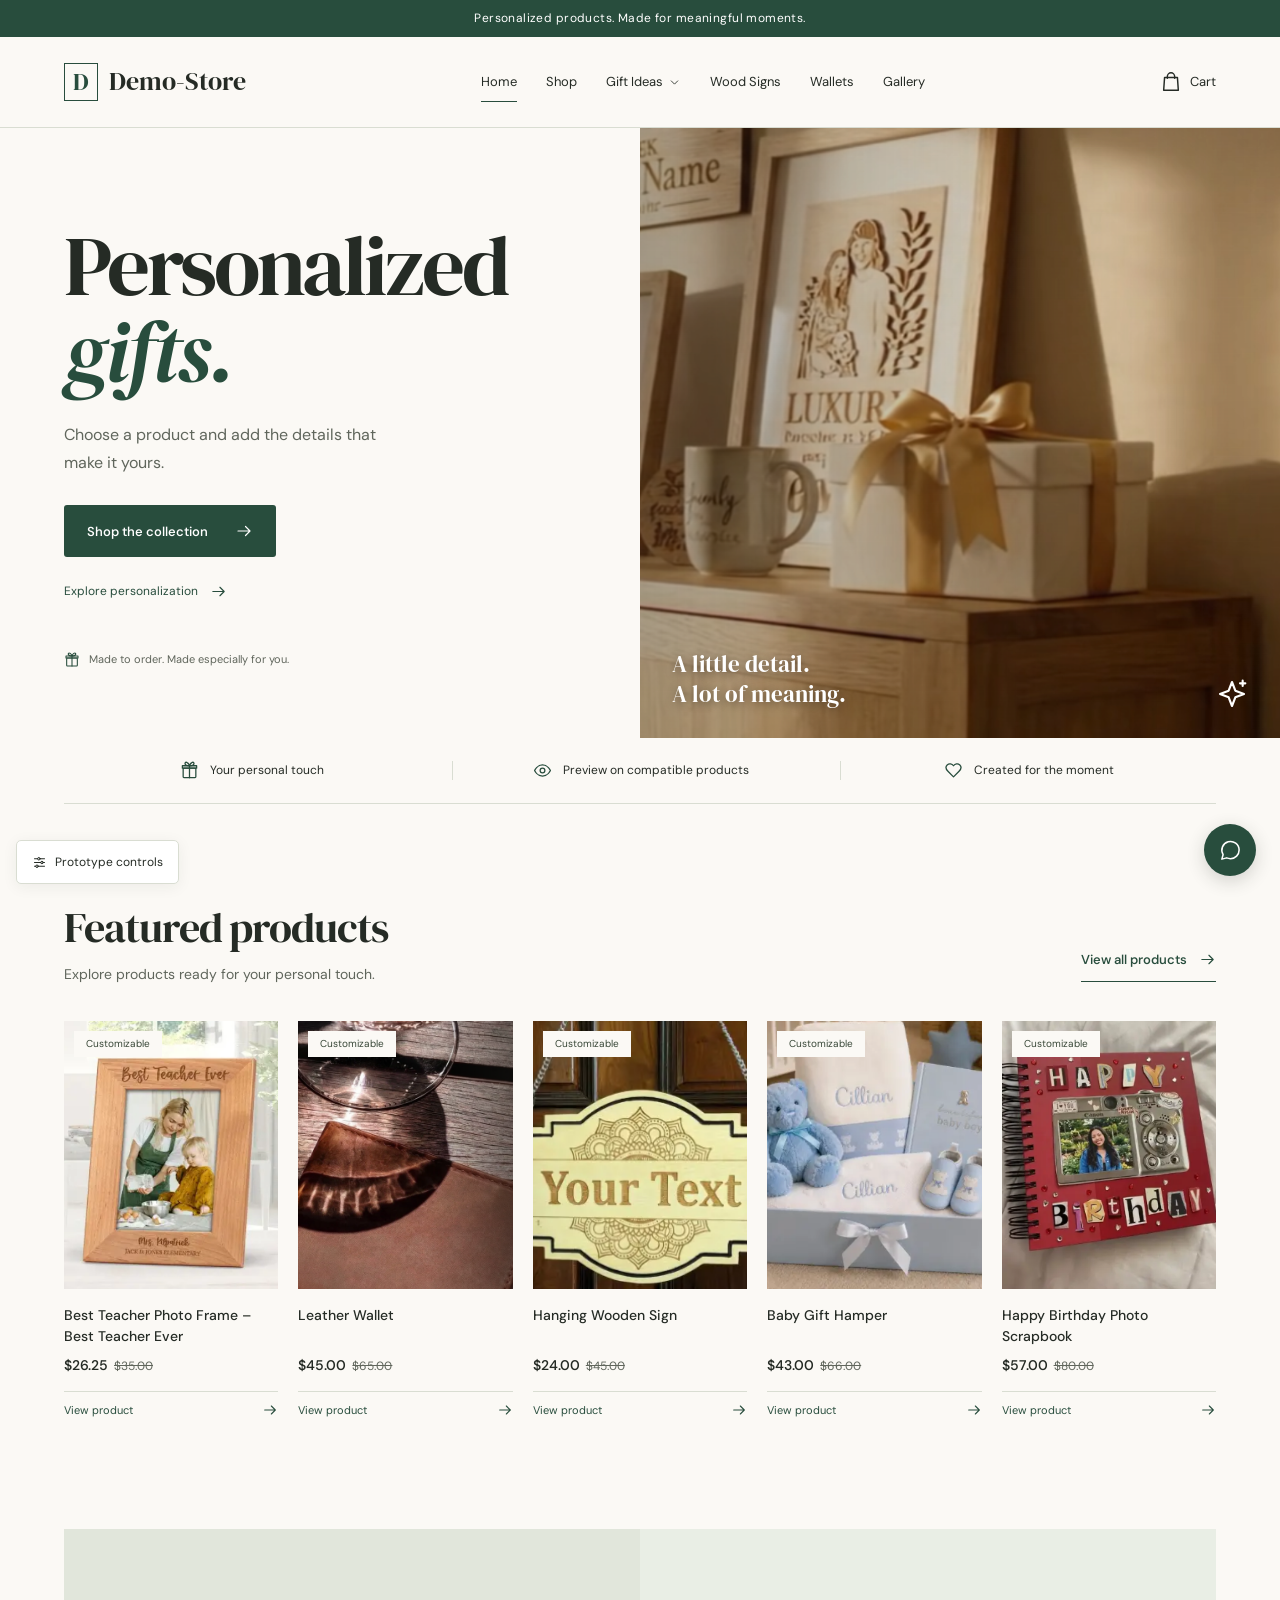
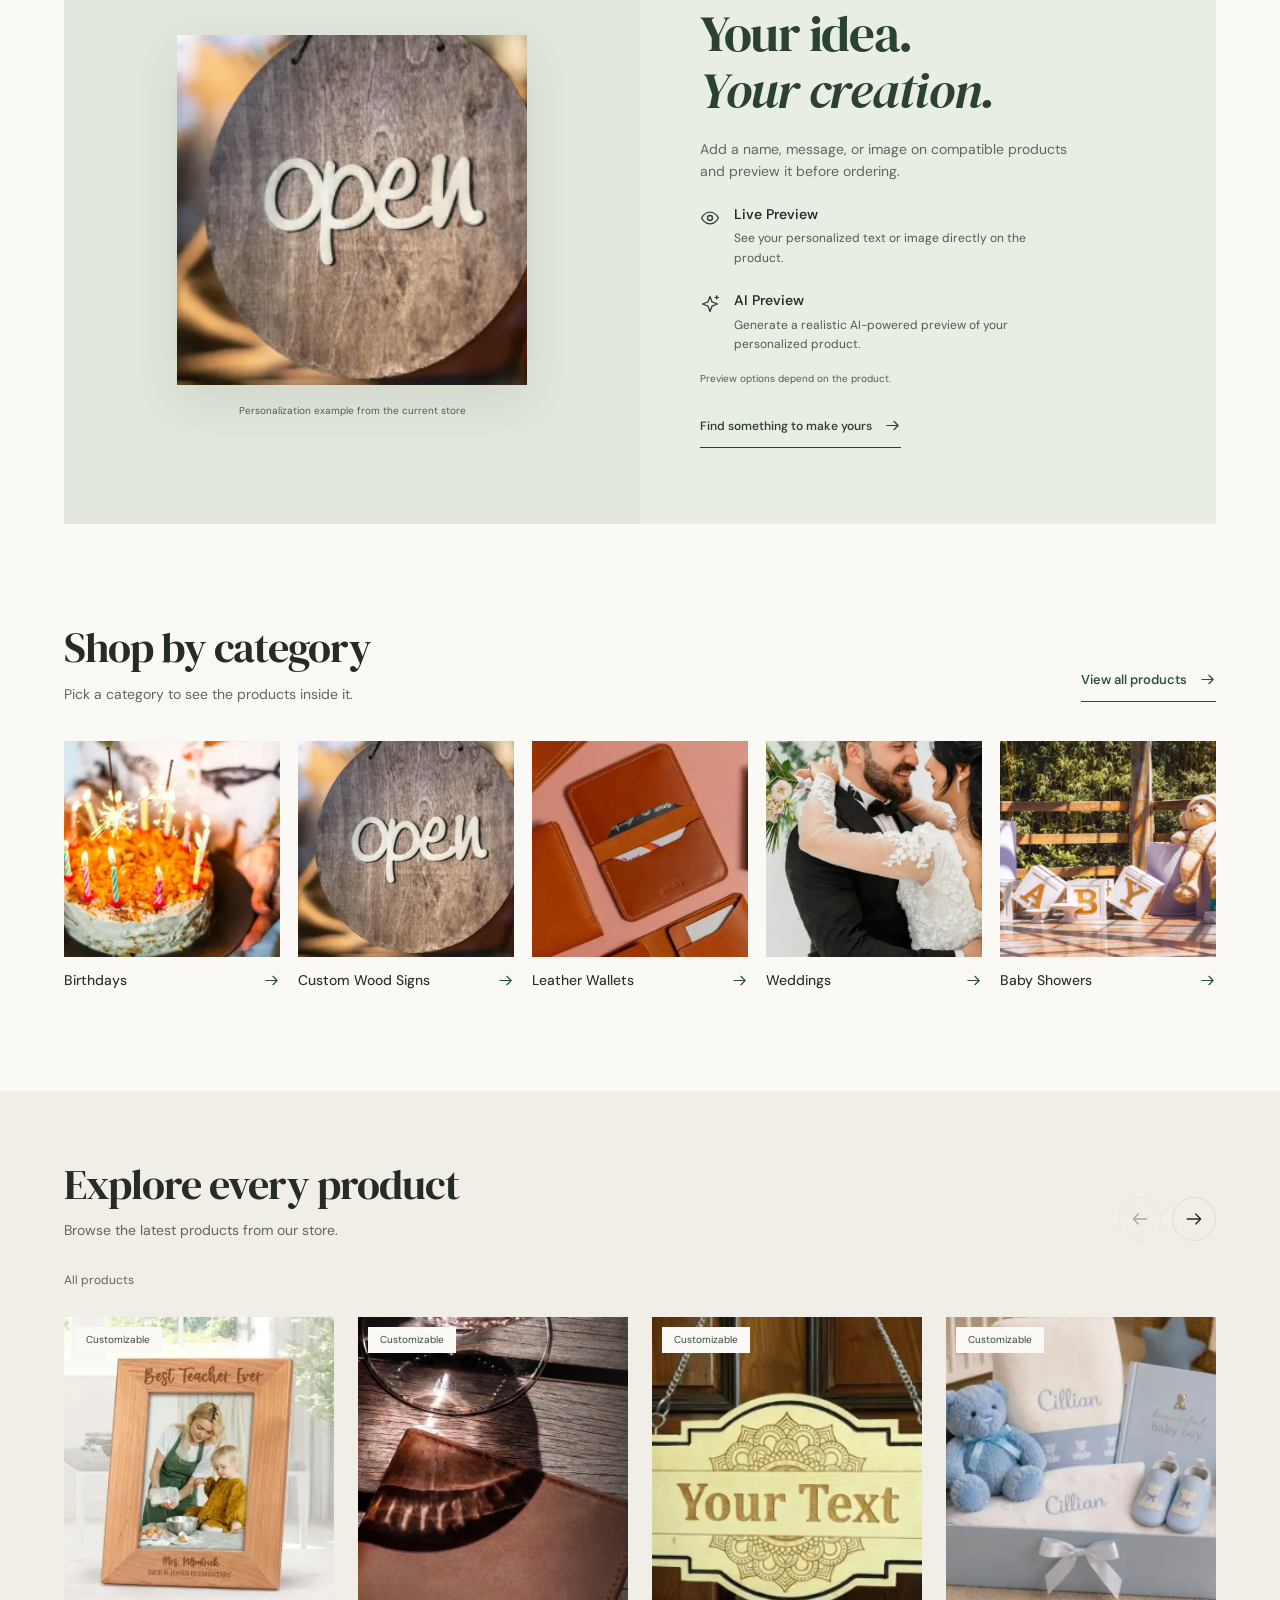
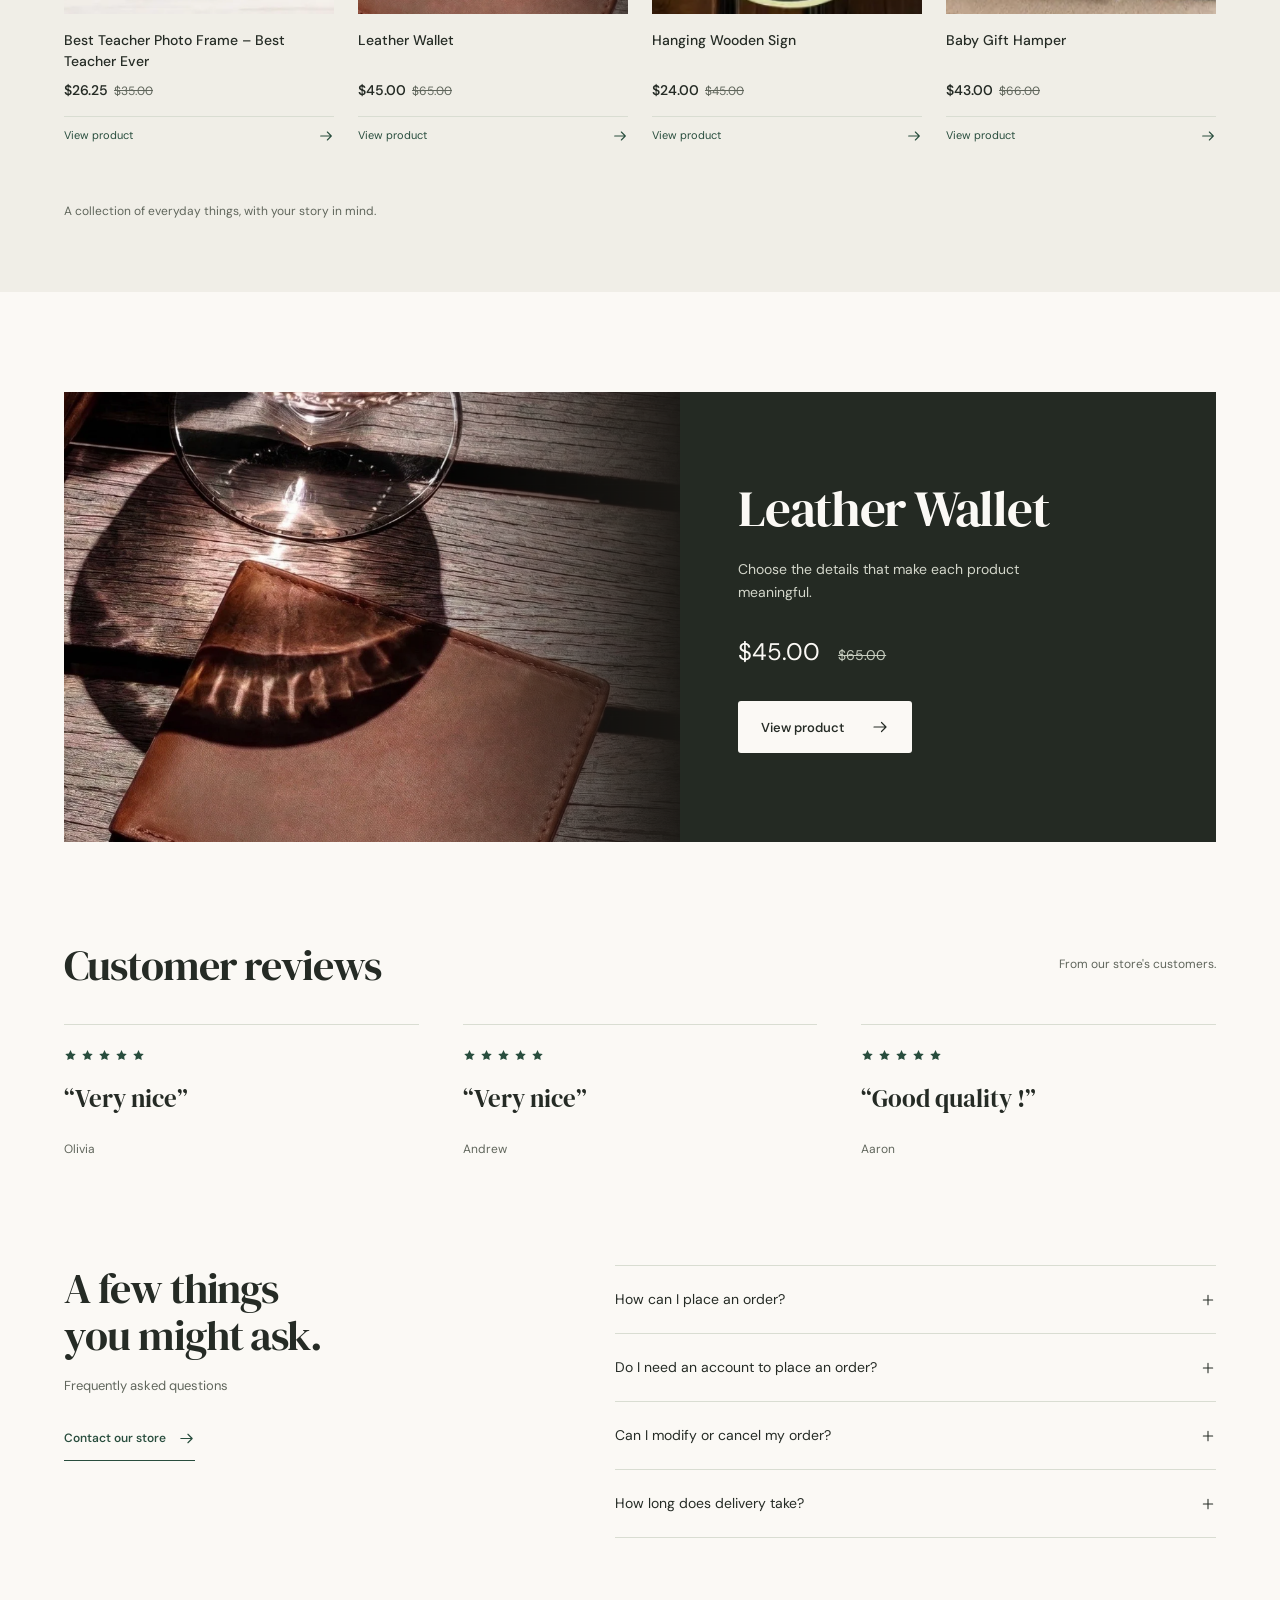
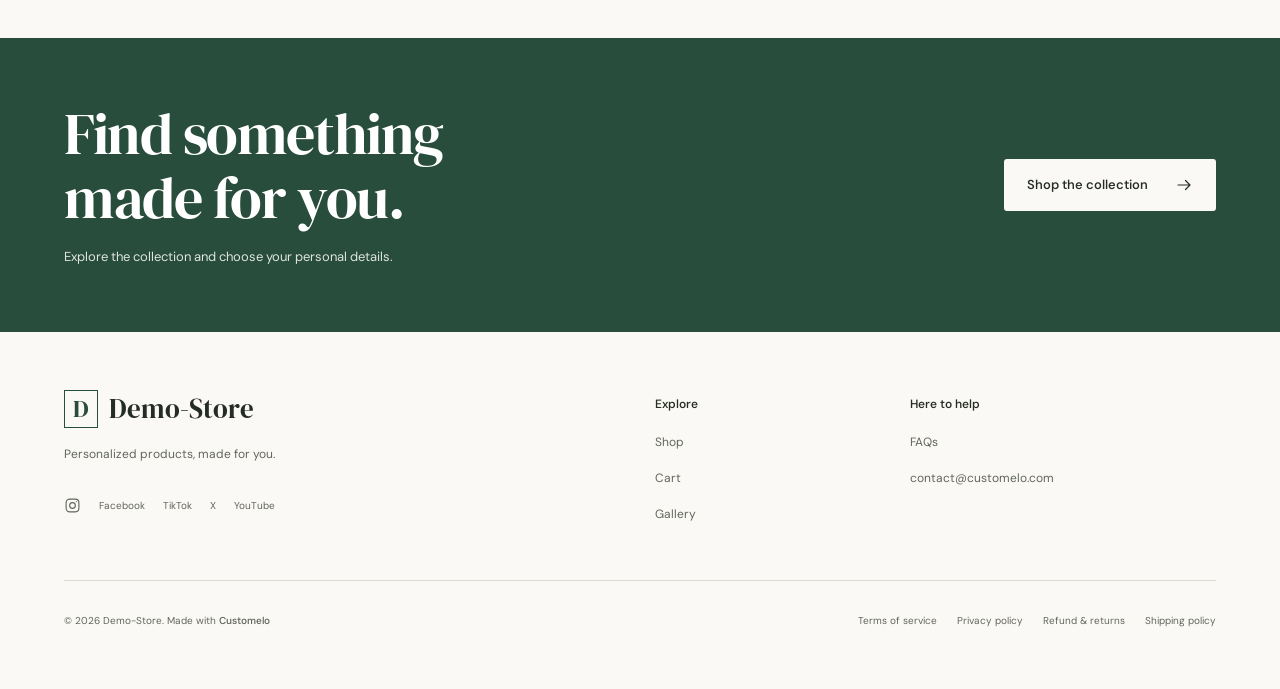
<file: prototype/index.html>
<!doctype html>
<html lang="en">
<head>
  <meta charset="utf-8">
  <meta name="viewport" content="width=device-width, initial-scale=1">
  <meta name="theme-color" content="#284d3d">
  <meta name="description" content="A standalone Customelo merchant homepage design prototype.">
  <title>Demo-Store — Personalized gifts</title>
  <link rel="icon" href="data:,">
  <link rel="preload" href="assets/display.ttf" as="font" type="font/ttf" crossorigin>
  <link rel="preload" href="assets/body.ttf" as="font" type="font/ttf" crossorigin>
  <link rel="stylesheet" href="styles.css">
  <script src="app.js" defer></script>
</head>
<body>
  <a class="skip-link" href="#main">Skip to content</a>
  <div class="announcement">Personalized products. Made for meaningful moments.</div>
  <header class="header">
    <div class="header-inner wrap">
      <a class="brand" href="#" aria-label="Demo-Store home"><span class="brand-mark" aria-hidden="true">D</span><span data-store-name>Demo-Store</span></a>
      <button class="icon-button menu-toggle" aria-controls="navigation" aria-expanded="false" aria-label="Open navigation"><i data-icon="menu"></i></button>
      <nav id="navigation" aria-label="Main navigation">
        <a class="nav-home" href="#" aria-current="page">Home</a>
        <a href="#catalog">Shop</a>
        <details class="nav-dropdown"><summary>Gift Ideas <i data-icon="chevron"></i></summary><div class="dropdown-content"><a href="#categories">Shop by occasion</a><a href="#featured">Featured products</a><a href="#personalization">Personalization</a></div></details>
        <a href="#catalog" data-category="Custom Wood Signs">Wood Signs</a>
        <a href="#catalog" data-category="Leather Wallets">Wallets</a>
        <a href="#gallery" data-page="Gallery">Gallery</a>
      </nav>
      <button class="bag-button" data-page="Cart" aria-label="Open cart"><i data-icon="bag"></i><span class="bag-label">Cart</span></button>
    </div>
  </header>
  <main id="main">
    <section class="hero" aria-labelledby="hero-title">
      <div class="hero-copy">
        <h1 id="hero-title">Personalized<br><em>gifts.</em></h1>
        <p>Choose a product and add the details that make it yours.</p>
        <a class="button primary" href="#featured">Shop the collection <i data-icon="arrow"></i></a>
        <a class="hero-secondary text-link" href="#personalization">Explore personalization <i data-icon="arrow"></i></a>
        <div class="hero-note"><i data-icon="gift"></i> Made to order. Made especially for you.</div>
      </div>
      <div class="hero-photo" role="img" aria-label="Personalized wooden frames and gifts displayed in a warm home interior">
        <div class="hero-photo-crop"></div>
        <div class="photo-caption"><span>A little detail.<br>A lot of meaning.</span><i data-icon="sparkles"></i></div>
      </div>
    </section>
    <div class="promise-strip wrap">
      <span><i data-icon="gift"></i> Your personal touch</span>
      <span><i data-icon="eye"></i> Preview on compatible products</span>
      <span><i data-icon="heart"></i> Created for the moment</span>
    </div>

    <section class="section wrap" id="featured" aria-labelledby="featured-title">
      <div class="section-heading"><div><h2 id="featured-title">Featured products</h2><p>Explore products ready for your personal touch.</p></div><a class="text-link" href="#catalog">View all products <i data-icon="arrow"></i></a></div>
      <div class="featured-grid" id="featured-products"></div>
    </section>

    <section class="personalization wrap" id="personalization" aria-labelledby="personalization-title">
      <div class="personalization-art">
        <div class="personalization-image" id="personalization-image"></div>
        <span class="image-note">Personalization example from the current store</span>
      </div>
      <div class="personalization-copy">
        <h2 id="personalization-title">Your idea.<br><em>Your creation.</em></h2>
        <p>Add a name, message, or image on compatible products and preview it before ordering.</p>
        <div class="preview-feature"><i data-icon="eye"></i><div><h3>Live Preview</h3><p>See your personalized text or image directly on the product.</p></div></div>
        <div class="preview-feature"><i data-icon="sparkles"></i><div><h3>AI Preview</h3><p>Generate a realistic AI-powered preview of your personalized product.</p></div></div>
        <p class="compatibility">Preview options depend on the product.</p>
        <a class="text-link" href="#catalog">Find something to make yours <i data-icon="arrow"></i></a>
      </div>
    </section>

    <section class="section wrap categories-section" id="categories" aria-labelledby="categories-title">
      <div class="section-heading"><div><h2 id="categories-title">Shop by category</h2><p>Pick a category to see the products inside it.</p></div><a class="text-link" href="#catalog" data-category="All products">View all products <i data-icon="arrow"></i></a></div>
      <div class="category-grid" id="category-grid"></div>
    </section>

    <section class="catalog-section" id="catalog" aria-labelledby="catalog-title">
      <div class="wrap">
        <div class="section-heading"><div><h2 id="catalog-title">Explore every product</h2><p>Browse the latest products from our store.</p></div><div class="rail-controls"><button class="icon-button" id="previous-products" aria-label="Previous products"><i data-icon="arrow-left"></i></button><button class="icon-button" id="next-products" aria-label="Next products"><i data-icon="arrow"></i></button></div></div>
        <div class="catalog-context"><span id="catalog-filter" role="status" aria-live="polite">All products</span><button id="clear-filter" class="text-link" hidden>Show all products <i data-icon="close"></i></button></div>
        <div class="product-rail" id="product-rail" tabindex="0" aria-label="Product collection. Use arrow keys or scroll to browse."></div>
        <div class="empty-catalog" id="empty-catalog" hidden><p>No sample products in this category.</p><button class="text-link" id="empty-reset">Browse all products <i data-icon="arrow"></i></button></div>
        <p class="catalog-hint">A collection of everyday things, with your story in mind.</p>
      </div>
    </section>

    <section class="wallet-feature wrap" aria-labelledby="wallet-title">
      <div class="wallet-photo" id="wallet-photo"></div>
      <div class="wallet-copy"><h2 id="wallet-title">Leather Wallet</h2><p>Choose the details that make each product meaningful.</p><div class="wallet-price">$45.00 <s>$65.00</s></div><button class="button light" data-page="Leather Wallet product page">View product <i data-icon="arrow"></i></button></div>
    </section>

    <section class="section wrap reviews" aria-labelledby="reviews-title">
      <div class="section-heading"><h2 id="reviews-title">Customer reviews</h2><p>From our store's customers.</p></div>
      <div class="reviews-grid" id="reviews-grid"></div>
    </section>

    <section class="faq-section wrap" id="faq" aria-labelledby="faq-title">
      <div class="faq-intro"><h2 id="faq-title">A few things <br>you might ask.</h2><p>Frequently asked questions</p><a class="text-link" href="mailto:contact@customelo.com">Contact our store <i data-icon="arrow"></i></a></div>
      <div class="faq-list" id="faq-list"></div>
    </section>

    <section class="final-cta"><div class="wrap final-inner"><div><h2>Find something<br>made for you.</h2><p>Explore the collection and choose your personal details.</p></div><a class="button light" href="#catalog">Shop the collection <i data-icon="arrow"></i></a></div></section>
  </main>
  <footer class="footer"><div class="wrap"><div class="footer-grid"><div><a class="brand" href="#"><span class="brand-mark" aria-hidden="true">D</span><span data-store-name>Demo-Store</span></a><p>Personalized products, made for you.</p><div class="social-links"><button data-page="Instagram" aria-label="Instagram"><i data-icon="instagram"></i></button><button data-page="Facebook">Facebook</button><button data-page="TikTok">TikTok</button><button data-page="X">X</button><button data-page="YouTube">YouTube</button></div></div><div class="footer-links"><h3>Explore</h3><a href="#catalog">Shop</a><button data-page="Cart">Cart</button><button data-page="Gallery">Gallery</button></div><div class="footer-links"><h3>Here to help</h3><a href="#faq">FAQs</a><a href="mailto:contact@customelo.com">contact@customelo.com</a></div></div><div class="footer-bottom"><p>© 2026 <span data-store-name>Demo-Store</span>. Made with <strong>Customelo</strong></p><div class="legal-links"><button data-page="Terms of service">Terms of service</button><button data-page="Privacy policy">Privacy policy</button><button data-page="Refund & return policy">Refund & returns</button><button data-page="Shipping policy">Shipping policy</button></div></div></div></footer>
  <button class="chat-button" data-page="Live chat" aria-label="Open live chat"><i data-icon="chat"></i></button>

  <details class="prototype-tools"><summary><i data-icon="sliders"></i> Prototype controls</summary><div class="tools-panel"><h2>Homepage design prototype</h2><p>Separate from Customelo. No purchases, AI generation, or production changes.</p><label for="merchant-name">Merchant name</label><input id="merchant-name" value="Demo-Store" maxlength="35" autocomplete="off"><label for="brand-color">Brand accent <span>(demonstration only)</span></label><div class="theme-options"><button class="theme-swatch forest" data-theme="#284d3d" aria-label="Use forest green" aria-pressed="true"></button><button class="theme-swatch clay" data-theme="#783f30" aria-label="Use clay" aria-pressed="false"></button><button class="theme-swatch ink" data-theme="#303e55" aria-label="Use ink blue" aria-pressed="false"></button><input type="color" id="brand-color" value="#284d3d" aria-label="Choose merchant brand color"></div><p>Catalog categories are local sample groupings. Product destinations and other pages are outside this prototype.</p><button class="button primary" id="show-original">Compare original screenshots <i data-icon="arrow"></i></button><button class="text-link" id="reset-brand">Reset merchant branding</button></div></details>

  <dialog class="destination-dialog" id="destination-dialog" aria-labelledby="destination-title"><form method="dialog"><button class="icon-button close-dialog" aria-label="Close"><i data-icon="close"></i></button></form><p class="prototype-label">Homepage prototype</p><h2 id="destination-title">Product page</h2><p id="destination-description">This destination belongs to the existing storefront. Only the homepage is included in this standalone design prototype.</p><button class="button primary" id="back-to-homepage">Continue exploring the homepage <i data-icon="arrow"></i></button></dialog>
  <dialog class="comparison-dialog" id="comparison-dialog" aria-labelledby="comparison-title"><div class="comparison-toolbar"><div><h2 id="comparison-title">Original storefront</h2><p>Your uploaded screenshots, unchanged.</p></div><form method="dialog"><button class="icon-button" aria-label="Close comparison"><i data-icon="close"></i></button></form></div><div class="comparison-body" id="comparison-body"></div></dialog>
</body>
</html>
</file>
<file: prototype/styles.css>
@font-face{font-family:'DM Serif Display';src:url('assets/display.ttf') format('truetype');font-display:swap;font-weight:400}
@font-face{font-family:'DM Serif Display';src:url('assets/display-italic.ttf') format('truetype');font-display:swap;font-weight:400;font-style:italic}
@font-face{font-family:'DM Sans';src:url('assets/body.ttf') format('truetype');font-display:swap;font-weight:100 1000}
:root{--brand:#284d3d;--brand-text:#284d3d;--brand-ink:#fff;--paper:#fbf9f5;--surface:#f0eee7;--ink:#252b25;--muted:#60665c;--line:#d9ddd2;--display:'DM Serif Display',Georgia,serif;--body:'DM Sans',sans-serif;--gutter:clamp(24px,5vw,80px);--section:100px;--ease:cubic-bezier(.16,1,.3,1);--focus:#9b5c29}
*{box-sizing:border-box}html{scroll-behavior:smooth;scroll-padding-top:110px;scrollbar-color:#9da796 var(--paper)}body{margin:0;background:var(--paper);color:var(--ink);font:16px/1.6 var(--body);-webkit-font-smoothing:antialiased}::selection{background:var(--brand);color:var(--brand-ink)}a{color:inherit;text-decoration:none;text-underline-offset:5px}button,input,summary{font:inherit}button,a,summary,input{ -webkit-tap-highlight-color:transparent}button{cursor:pointer;color:inherit}button{background:none;border:0}button:disabled{opacity:.35;cursor:default}a:focus-visible,button:focus-visible,input:focus-visible,summary:focus-visible,[tabindex]:focus-visible{outline:2px solid var(--focus);outline-offset:5px}input{caret-color:var(--brand)}button,input{accent-color:var(--brand)}[hidden]{display:none!important}svg{width:20px;height:20px;display:block;flex-shrink:0;stroke:currentColor;fill:none;stroke-width:1.6;stroke-linecap:round;stroke-linejoin:round}h1,h2,h3,p{margin:0}h1,h2{font-family:var(--display);font-weight:400;letter-spacing:-.025em;line-height:1.1;text-wrap:balance}h2{font-size:clamp(34px,3.3vw,48px)}h3{font-size:16px;line-height:1.4;font-weight:550}p{color:var(--muted)}.wrap{width:min(1440px,100% - var(--gutter)*2);margin-inline:auto}.skip-link{position:fixed;top:-100px;left:20px;padding:12px 20px;background:var(--brand);color:var(--brand-ink);z-index:100}.skip-link:focus{top:10px}.announcement{text-align:center;background:var(--brand);color:var(--brand-ink);font-size:12px;letter-spacing:.035em;padding:9px 18px}.header{position:sticky;top:0;z-index:20;background:var(--paper);border-bottom:1px solid var(--line)}.header-inner{display:flex;align-items:center;justify-content:space-between;gap:32px;height:90px}.brand{display:inline-flex;align-items:center;gap:11px;font:26px/1.15 var(--display);white-space:nowrap;max-width:34%}.brand [data-store-name]{overflow:hidden;text-overflow:ellipsis}.brand-mark{display:grid;place-items:center;border:1px solid var(--brand);color:var(--brand);width:34px;height:38px;font:24px/1 var(--display);flex-shrink:0}.header nav{display:flex;align-items:center;gap:29px;font-size:13px}.header nav>a,.nav-dropdown>summary{display:flex;align-items:center;gap:5px;min-height:44px;position:relative;cursor:pointer;list-style:none;white-space:nowrap}.header nav>a:hover,.nav-dropdown>summary:hover{color:var(--brand);text-decoration:underline}.nav-home:after{content:'';height:1px;background:var(--brand);position:absolute;bottom:2px;left:0;right:0}.nav-dropdown{position:relative}.nav-dropdown svg{width:13px;height:13px}.nav-dropdown>summary::-webkit-details-marker{display:none}.dropdown-content{position:absolute;top:calc(100% + 15px);left:-24px;min-width:210px;background:var(--paper);padding:15px 20px;box-shadow:0 12px 35px #252b2520}.dropdown-content a{display:block;padding:10px 0}.dropdown-content a:hover{text-decoration:underline}.bag-button{display:flex;align-items:center;gap:8px;min-height:44px;font-size:13px;padding:8px 0}.bag-button svg{width:22px;height:22px}.icon-button{width:44px;height:44px;display:inline-grid;place-items:center;border:1px solid var(--line);border-radius:50%;flex-shrink:0;transition:background .2s,color .2s}.icon-button:hover:not(:disabled){background:var(--brand);color:var(--brand-ink);border-color:transparent}.menu-toggle{display:none}.hero{display:grid;grid-template-columns:1fr 1fr;min-height:610px}.hero-copy{padding:70px max(var(--gutter),calc((100vw - 1440px)/2)) 44px;display:flex;align-items:flex-start;flex-direction:column;justify-content:center}.hero h1{font-size:clamp(68px,6.65vw,96px);line-height:1.01;letter-spacing:-.035em}.hero h1 em{color:var(--brand);font-weight:400}.hero-copy>p{max-width:340px;font-size:16px;margin:26px 0 28px;line-height:1.75}.button{min-height:52px;padding:14px 23px;display:inline-flex;align-items:center;justify-content:center;gap:27px;border-radius:3px;font-size:13px;font-weight:550;line-height:1.5;transition:background .2s,box-shadow .2s}.button svg{width:18px;height:18px}.primary{background:var(--brand);color:var(--brand-ink)}.primary:hover{box-shadow:inset 0 0 0 80px #0002}.light{background:var(--paper);color:var(--ink)}.light:hover{background:#e7e4db}.text-link{display:inline-flex;align-items:center;gap:12px;font-size:13px;min-height:44px;border-bottom:1px solid var(--brand);line-height:1.5;padding:4px 0;color:var(--brand);font-weight:550;width:fit-content}.text-link:hover svg{transform:translateX(4px)}.text-link svg{width:17px;height:17px;transition:transform .2s var(--ease)}.hero-secondary{margin-top:12px;font-size:12px;border-bottom:0;font-weight:400}.hero-note{display:flex;align-items:center;gap:9px;font-size:11px;color:var(--muted);margin-top:38px}.hero-note svg{width:16px;height:16px;color:var(--brand)}.hero-photo{position:relative;min-width:0;overflow:hidden;background:#b79a71}.hero-photo-crop{position:absolute;inset:0;background-image:url('assets/1.png');background-size:auto 116.087%;background-position:right bottom;background-repeat:no-repeat}.photo-caption{position:absolute;bottom:28px;left:32px;right:32px;color:#fff;display:flex;align-items:end;justify-content:space-between;text-shadow:0 2px 10px #0006;font:23px/1.3 var(--display)}.photo-caption svg{width:32px;height:32px}.promise-strip{display:grid;grid-template-columns:repeat(3,1fr);padding-block:23px;border-bottom:1px solid var(--line);gap:12px}.promise-strip span{display:flex;justify-content:center;align-items:center;gap:11px;font-size:12px}.promise-strip span+span{border-left:1px solid var(--line)}.promise-strip svg{color:var(--brand);width:19px;height:19px}.section{padding-block:var(--section)}.section-heading{display:flex;justify-content:space-between;align-items:end;gap:24px;margin-bottom:36px}.section-heading p{font-size:14px;margin-top:12px}.section-heading>.text-link{margin-bottom:3px;white-space:nowrap}.featured-grid{display:grid;grid-template-columns:repeat(5,minmax(0,1fr));gap:20px}.product-card{min-width:0;display:flex;flex-direction:column;align-items:stretch}.product-image{position:relative;overflow:hidden;background:var(--surface);aspect-ratio:4/5;display:block;isolation:isolate}.photo-crop{position:relative;overflow:hidden;width:100%;height:100%;isolation:isolate;background:var(--surface)}.photo-crop>img{position:absolute;max-width:none;display:block}.product-image .photo-crop{transition:transform .6s var(--ease)}.product-card:hover .product-image .photo-crop{transform:scale(1.035)}.personalizable{position:absolute;left:10px;top:10px;padding:4px 8px;z-index:1;background:var(--paper);color:#384737;font-size:10px;line-height:1.7}.product-card h3{font-size:14px;line-height:1.5;font-weight:500;margin:16px 0 7px;min-height:42px;overflow-wrap:anywhere}.price{font-size:14px;font-weight:550;color:var(--ink);font-variant-numeric:tabular-nums}.price s{font-size:12px;color:var(--muted);font-weight:400;margin-left:6px}.card-link{display:flex;align-items:center;justify-content:space-between;font-size:11px;margin-top:14px;padding:10px 0;border-top:1px solid var(--line);color:var(--brand)}.card-link svg{width:16px;height:16px}.personalization{display:grid;grid-template-columns:1fr 1fr;background:#e9eee5;min-height:595px}.personalization-art{position:relative;padding:42px 54px;min-width:0;display:flex;flex-direction:column;align-items:center;justify-content:center;background:#e1e6db}.personalization-image{width:100%;max-width:350px;aspect-ratio:1/1;box-shadow:0 16px 42px #2a362315;overflow:hidden}.image-note{font-size:10px;color:#505b48;margin-top:18px}.personalization-copy{padding:54px 60px;display:flex;flex-direction:column;align-items:start;justify-content:center}.personalization-copy>p{font-size:14px;margin-top:20px;max-width:37ch}.personalization h2{font-size:clamp(36px,4vw,58px);color:#2c4230}.personalization h2 em{font-weight:400}.preview-feature{display:flex;gap:14px;margin-top:22px}.preview-feature>svg{width:20px;margin-top:3px;color:#2c4230}.preview-feature h3{font-size:14px}.preview-feature p{font-size:12px;line-height:1.65;max-width:37ch;margin-top:5px;color:#505b48}.personalization-copy>p.compatibility{font-size:10px;margin-top:16px;color:#505b48}.personalization-copy>.text-link{margin-top:17px;font-size:12px;color:#2c4230;border-color:#2c4230}.category-grid{display:grid;grid-template-columns:repeat(5,minmax(0,1fr));gap:18px}.category-card{display:block;min-width:0}.category-image{aspect-ratio:1/1;overflow:hidden}.category-card h3{font-weight:450;font-size:14px;margin-top:14px;display:flex;justify-content:space-between;gap:8px;align-items:center}.category-card h3 svg{width:17px;height:17px;color:var(--brand)}.category-card:hover h3{text-decoration:underline;text-underline-offset:5px}.catalog-section{background:var(--surface);padding-block:70px}.rail-controls{display:flex;gap:10px}.catalog-context{display:flex;justify-content:space-between;align-items:center;gap:20px;min-height:30px;margin-top:-12px;margin-bottom:22px;font-size:12px;color:var(--muted)}.catalog-context .text-link{font-size:12px;min-height:30px;border:0}.product-rail{display:flex;overflow-x:auto;gap:24px;scroll-snap-type:x mandatory;scrollbar-width:thin;scrollbar-color:#9da796 transparent;padding-bottom:24px}.product-rail .product-card{flex:0 0 calc((100% - 72px)/4);scroll-snap-align:start}.product-rail .product-image{aspect-ratio:1/1.1}.product-rail .personalizable{display:none}.product-rail .product-card h3{min-height:42px;max-width:30ch}.catalog-hint{font-size:12px;margin-top:24px}.empty-catalog{padding:40px 0}.wallet-feature{display:grid;grid-template-columns:1.15fr 1fr;background:#242a23;color:var(--paper);margin-top:var(--section);min-height:450px}.wallet-photo{min-width:0;min-height:450px;overflow:hidden}.wallet-copy{padding:58px;display:flex;flex-direction:column;align-items:start;justify-content:center}.wallet-copy h2{font-size:clamp(38px,4vw,58px)}.wallet-copy p{color:#d3d6ca;font-size:14px;margin-top:22px;max-width:30ch}.wallet-price{font-size:24px;font-variant-numeric:tabular-nums;margin:30px 0}.wallet-price s{font-size:14px;color:#c5cbbe;margin-left:12px}.reviews .section-heading{align-items:center}.reviews .section-heading p{font-size:12px;margin:0}.reviews-grid{display:grid;grid-template-columns:repeat(3,1fr);gap:44px}.review{padding:24px 0 5px;border-top:1px solid var(--line)}.stars{display:flex;gap:4px;color:var(--brand)}.stars svg{width:13px;height:13px;fill:currentColor;stroke-width:0}.review blockquote{margin:20px 0;font:25px/1.3 var(--display)}.review cite{font-size:12px;color:var(--muted);font-style:normal}.faq-section{padding-top:0;padding-bottom:var(--section);display:grid;grid-template-columns:1fr 1.25fr;gap:70px}.faq-intro>p{font-size:13px;margin-top:18px}.faq-intro>.text-link{margin-top:20px;font-size:12px}.faq-list details{border-bottom:1px solid var(--line)}.faq-list details:first-child{border-top:1px solid var(--line)}.faq-list summary{list-style:none;display:flex;align-items:center;justify-content:space-between;gap:20px;padding:23px 0;font-size:14px;cursor:pointer;line-height:1.5}.faq-list summary::-webkit-details-marker{display:none}.faq-list summary svg{width:16px;height:16px;transition:transform .2s}.faq-list details[open] summary svg{transform:rotate(45deg)}.faq-list details p{font-size:13px;line-height:1.9;padding:0 35px 24px 0;max-width:65ch}.final-cta{background:var(--brand);color:var(--brand-ink);padding-block:64px}.final-inner{display:flex;align-items:center;justify-content:space-between;gap:40px}.final-inner h2{font-size:clamp(40px,4.5vw,64px)}.final-inner p{color:inherit;opacity:.85;font-size:13px;margin-top:18px}.final-inner .button{flex-shrink:0}.footer{padding-top:58px;background:var(--paper)}.footer-grid{display:grid;grid-template-columns:1.8fr .7fr 1fr;gap:40px;padding-bottom:48px}.footer .brand{max-width:100%;font-size:27px}.footer-grid p{font-size:12px;margin-top:17px}.social-links{display:flex;align-items:center;gap:18px;flex-wrap:wrap;margin-top:20px}.social-links button{font-size:10px;min-height:44px;padding:0;color:var(--muted)}.social-links button:hover{color:var(--brand);text-decoration:underline}.social-links svg{width:17px;height:17px}.footer-links{display:flex;align-items:start;flex-direction:column}.footer-links h3{font-size:12px;margin:6px 0 12px}.footer-links>a,.footer-links>button{font-size:12px;color:var(--muted);padding:0;min-height:36px;display:flex;align-items:center;text-align:left;overflow-wrap:anywhere}.footer-links a:hover,.footer-links button:hover{text-decoration:underline}.footer-bottom{display:flex;justify-content:space-between;align-items:center;gap:24px;border-top:1px solid var(--line);padding-block:22px;font-size:10px;padding-bottom:50px}.footer-bottom strong{font-weight:550}.legal-links{display:flex;gap:20px;flex-wrap:wrap}.legal-links button{font-size:10px;padding:6px 0;min-height:36px;color:var(--muted)}.legal-links button:hover{text-decoration:underline}.chat-button{position:fixed;bottom:24px;right:24px;display:grid;place-items:center;z-index:22;width:52px;height:52px;border-radius:50%;background:var(--brand);color:var(--brand-ink);box-shadow:0 5px 18px #252b2530}.chat-button svg{width:23px;height:23px}.prototype-tools{position:fixed;left:16px;bottom:16px;z-index:30;font:12px/1.5 var(--body);color:var(--ink)}.prototype-tools>summary{display:flex;align-items:center;gap:8px;list-style:none;cursor:pointer;background:#fff;padding:11px 15px;border:1px solid var(--line);border-radius:5px;min-height:44px;box-shadow:0 3px 15px #252b2510}.prototype-tools>summary::-webkit-details-marker{display:none}.prototype-tools>summary svg{width:15px;height:15px}.tools-panel{position:absolute;bottom:56px;left:0;background:#fff;padding:24px;width:330px;max-height:calc(100dvh - 100px);overflow:auto;box-shadow:0 10px 40px #252b2525;border-radius:8px}.tools-panel h2{font:500 16px/1.5 var(--body);letter-spacing:0}.tools-panel p{font-size:11px;margin:10px 0 15px}.tools-panel label{display:block;font-size:12px;font-weight:550;margin-top:18px}.tools-panel label span{font-weight:400;font-size:10px}.tools-panel input[type=text],#merchant-name{margin-top:7px;width:100%;background:#fbf9f5;border:1px solid #b1b6aa;border-radius:3px;padding:10px 12px;font-size:13px}.theme-options{display:flex;gap:11px;align-items:center;margin-top:9px}.theme-swatch{width:38px;height:38px;border-radius:50%;border:4px solid #fff;outline:1px solid #bbb}.theme-swatch[aria-pressed=true]{outline:2px solid var(--brand);outline-offset:2px}.forest{background:#284d3d}.clay{background:#783f30}.ink{background:#303e55}input[type=color]{width:42px;height:38px;padding:3px;background:white;border:1px solid #bbb}.tools-panel .button{font-size:11px;padding:12px 13px;gap:10px;width:100%}.tools-panel .text-link{font-size:11px;min-height:40px;border-bottom:0;margin-top:4px}dialog{border:0;padding:40px;color:var(--ink);background:var(--paper);border-radius:12px;width:min(520px,calc(100% - 36px));box-shadow:0 25px 90px #0003}dialog::backdrop{background:#172019a6}.close-dialog{position:absolute;right:16px;top:16px}.prototype-label{font-size:11px;margin-bottom:20px}.destination-dialog h2{font-size:36px;margin-right:30px}.destination-dialog>p:not(.prototype-label){font-size:14px;margin:22px 0 28px}.destination-dialog .button{font-size:12px;gap:15px}.comparison-dialog{width:min(1360px,calc(100% - 32px));max-height:92dvh;padding:0;border-radius:8px}.comparison-toolbar{display:flex;justify-content:space-between;gap:20px;padding:20px 28px;background:var(--paper);position:sticky;top:0;z-index:1;border-bottom:1px solid var(--line)}.comparison-toolbar h2{font-size:25px}.comparison-toolbar p{font-size:12px;margin-top:3px}.comparison-body{padding:20px;background:#e5e5e0;display:flex;flex-direction:column;gap:20px}.comparison-body img{width:100%;height:auto;display:block}.comparison-body figure{margin:0}.comparison-body figcaption{font-size:12px;margin-bottom:8px}.empty-catalog p{margin-bottom:10px}
@media(min-width:1700px){.hero{max-width:1700px;margin-inline:auto}.hero-copy{padding-left:100px;padding-right:80px}.hero{min-height:660px}}
@media(max-width:1150px){:root{--section:76px}.header-inner{gap:20px;height:80px}.header nav{gap:18px;font-size:12px}.brand{font-size:23px}.hero{min-height:550px}.hero-copy{padding-block:48px}.hero h1{font-size:76px}.hero-note{font-size:10px}.personalization-copy{padding:38px}.personalization-art{padding:32px}.featured-grid{gap:16px}.product-card h3{font-size:12px}.price{font-size:13px}.wallet-copy{padding:40px}.footer-bottom{align-items:start;flex-direction:column;gap:5px}.category-grid{gap:15px}.category-card h3{font-size:12px}.bag-label{display:none}}
@media(max-width:900px){:root{--gutter:28px}.header-inner{height:72px}.header .brand{max-width:calc(100% - 115px);margin-right:auto;order:1}.menu-toggle{display:inline-grid;order:0;border:0;width:32px}.bag-button{order:2}.header-inner{gap:16px}.header nav{display:none;position:absolute;left:0;right:0;top:100%;padding:20px var(--gutter) 26px;background:var(--paper);border-bottom:1px solid var(--line);box-shadow:0 15px 25px #252b2510;max-height:calc(100dvh - 100px);overflow:auto}.header nav.is-open{display:flex;flex-direction:column;align-items:stretch;gap:4px}.nav-home:after{display:none}.header nav>a,.nav-dropdown>summary{font-size:15px;padding-block:9px;min-height:44px}.dropdown-content{position:static;box-shadow:none;padding:2px 0 8px 20px}.hero{min-height:510px}.hero h1{font-size:65px}.hero-copy>p{font-size:14px;max-width:28ch}.hero-copy{padding-block:40px}.hero-copy .button{font-size:12px;padding:14px 18px;gap:20px}.hero-note{max-width:22ch;align-items:start;font-size:11px;margin-top:25px}.hero-note svg{margin-top:2px}.photo-caption{font-size:20px;left:24px;right:24px}.promise-strip span{font-size:10px;gap:8px}.promise-strip svg{width:16px;height:16px}.featured-grid{grid-template-columns:repeat(3,minmax(0,1fr));gap:28px 18px}.featured-grid .product-card:nth-child(4),.featured-grid .product-card:nth-child(5){display:none}.product-card h3{font-size:14px}.personalization{grid-template-columns:1fr 1.1fr}.personalization-art{padding:26px}.personalization-copy{padding:35px 28px}.personalization-copy>p{font-size:13px}.personalization{min-height:550px}.personalization h2{font-size:44px}.image-note{text-align:center;font-size:9px}.category-grid{grid-template-columns:repeat(5,minmax(0,1fr));gap:14px}.category-card h3{font-size:12px;align-items:start}.category-card h3 svg{width:13px;margin-top:2px}.product-rail .product-card{flex-basis:calc((100% - 40px)/3)}.product-rail{gap:20px}.wallet-feature{min-height:380px}.wallet-photo{min-height:380px}.wallet-copy{padding:30px}.wallet-copy h2{font-size:40px}.wallet-copy p{font-size:13px}.reviews-grid{gap:24px}.faq-section{gap:35px}.faq-intro h2{font-size:37px}.faq-list summary{font-size:13px}.footer-grid{grid-template-columns:1.3fr .6fr 1fr;gap:24px}.footer .brand{font-size:23px}.social-links{gap:14px}}
@media(max-width:600px){:root{--gutter:22px;--section:58px}html{scroll-padding-top:90px}.announcement{font-size:10px;padding:8px 12px;letter-spacing:.02em}.header-inner{height:66px;gap:12px}.header .brand{font-size:23px;gap:8px}.brand-mark{width:29px;height:32px;font-size:20px}.menu-toggle{width:26px}.bag-button{padding-inline:3px}.hero{grid-template-columns:1fr;min-height:0}.hero-copy{padding:36px var(--gutter) 28px;position:relative;min-height:350px}.hero h1{font-size:66px;line-height:1.02}.hero h1 br{display:none}.hero h1 em{display:block}.hero-copy>p{font-size:14px;max-width:31ch;margin:16px 0 20px}.hero-copy>.button{min-height:48px;font-size:12px;padding:12px 20px;gap:30px}.hero-secondary{margin-top:3px;min-height:37px;font-size:11px}.hero-note{font-size:10px;max-width:none;margin-top:14px;gap:7px;align-items:center}.hero-note svg{width:14px;height:14px;margin:0}.hero-photo{height:330px}.hero-photo-crop{background-position:right bottom;background-size:auto 116.087%}.photo-caption{left:22px;bottom:20px;right:22px;font-size:21px}.photo-caption svg{width:25px;height:25px}.promise-strip{grid-template-columns:1fr;gap:12px;padding-block:20px}.promise-strip span{font-size:11px;justify-content:flex-start;padding:0;gap:12px}.promise-strip span+span{border:0}.promise-strip svg{width:17px;height:17px}.section-heading{align-items:start;gap:20px;margin-bottom:26px;flex-wrap:wrap}.section-heading h2{font-size:35px}.section-heading p{font-size:12px;margin-top:9px}.section-heading>.text-link{font-size:11px;min-height:33px;margin-top:-8px;gap:10px}.featured-grid{grid-template-columns:repeat(2,minmax(0,1fr));gap:25px 14px}.featured-grid .product-card:nth-child(4){display:flex}.featured-grid .product-card:nth-child(5){display:flex;grid-column:1/-1;flex-direction:row;gap:20px;align-items:center;padding-top:4px}.featured-grid .product-card:nth-child(5)>.product-image{flex:0 0 calc((100% - 14px)/2);aspect-ratio:1/1}.featured-grid .product-card:nth-child(5)>.product-info{flex:1;min-width:0}.product-card h3{font-size:12px;min-height:36px;margin-top:12px;line-height:1.5}.price{font-size:12px}.price s{font-size:10px;margin-left:4px}.card-link{font-size:10px;margin-top:10px;padding-block:9px;min-height:38px}.card-link svg{width:14px}.personalizable{font-size:8px;left:7px;top:7px;padding:3px 6px}.personalization{grid-template-columns:1fr;width:100%}.personalization-art{padding:28px 42px 20px;order:1}.personalization-image{max-width:290px;aspect-ratio:1.1/1}.image-note{margin-top:12px;font-size:9px}.personalization-copy{padding:38px var(--gutter) 30px;order:0}.personalization h2{font-size:44px}.personalization-copy>p{font-size:13px;max-width:39ch;margin-top:16px}.preview-feature{margin-top:20px;gap:12px}.preview-feature h3{font-size:13px}.preview-feature p{font-size:12px;max-width:40ch}.personalization-copy>p.compatibility{font-size:10px;margin-top:15px}.personalization-copy>.text-link{margin-top:12px;font-size:11px}.category-grid{grid-template-columns:repeat(2,minmax(0,1fr));gap:24px 14px}.category-card h3{font-size:12px;margin-top:10px;align-items:center}.category-card:last-child{grid-column:1/-1;display:grid;grid-template-columns:1fr 1fr;gap:20px;align-items:center}.category-card:last-child h3{font:22px/1.3 var(--display);margin:0}.category-card:last-child .category-image{aspect-ratio:1.3/1}.category-card:last-child h3 svg{width:17px}.catalog-section{padding-block:44px}.catalog-section .section-heading{flex-wrap:nowrap;gap:15px}.catalog-section .section-heading h2{font-size:32px;max-width:8ch}.catalog-section .section-heading p{font-size:11px;max-width:23ch}.rail-controls{gap:6px;align-self:center}.rail-controls .icon-button{width:40px;height:44px}.catalog-context{font-size:10px;margin-top:-7px;margin-bottom:18px}.catalog-context .text-link{font-size:10px}.product-rail{gap:15px;margin-right:calc(var(--gutter)*-1);padding-right:var(--gutter);scroll-padding-right:var(--gutter)}.product-rail .product-card{flex-basis:68%}.product-rail .product-card h3{font-size:13px;min-height:39px}.product-rail .price{font-size:13px}.product-rail .card-link{font-size:11px}.catalog-hint{font-size:10px;max-width:30ch;margin-top:18px}.wallet-feature{width:100%;grid-template-columns:1fr;margin-top:var(--section)}.wallet-photo{min-height:0;height:320px}.wallet-copy{padding:34px var(--gutter) 40px}.wallet-copy h2{font-size:43px}.wallet-copy p{font-size:13px;max-width:33ch;margin-top:14px}.wallet-price{font-size:23px;margin:22px 0}.wallet-copy .button{font-size:12px;min-height:48px}.reviews .section-heading{display:block}.reviews .section-heading p{margin-top:12px;font-size:12px}.reviews-grid{grid-template-columns:1fr;gap:24px}.review{display:grid;grid-template-columns:1fr auto;align-items:center;padding:20px 0 0}.review .stars{grid-row:2;grid-column:2}.review blockquote{margin:0 0 14px;font-size:27px;grid-column:1/-1}.review cite{grid-row:2;grid-column:1;font-size:12px}.stars svg{width:12px;height:12px}.faq-section{grid-template-columns:1fr;gap:28px}.faq-intro h2{font-size:38px}.faq-intro h2 br{display:none}.faq-intro>p{font-size:12px;margin-top:12px}.faq-intro>.text-link{margin-top:10px;font-size:11px}.faq-list summary{font-size:12px;padding:21px 0;gap:14px}.faq-list details p{font-size:12px;padding-right:10px}.final-cta{padding-block:42px}.final-inner{display:block}.final-inner h2{font-size:44px}.final-inner p{font-size:12px;max-width:32ch;margin-top:18px}.final-inner .button{margin-top:26px;font-size:12px;min-height:48px}.footer{padding-top:38px}.footer-grid{grid-template-columns:1fr 1fr;gap:27px 18px;padding-bottom:30px}.footer-grid>div:first-child{grid-column:1/-1}.footer .brand{font-size:25px}.footer-grid p{font-size:11px;margin-top:12px}.social-links{gap:18px;margin-top:12px}.social-links button{font-size:10px}.footer-links h3{font-size:12px;margin-bottom:9px}.footer-links>a,.footer-links>button{font-size:11px;min-height:40px}.footer-grid>.footer-links:last-child{min-width:0}.footer-bottom{padding-top:20px;padding-bottom:85px;font-size:9px;gap:10px}.legal-links{gap:4px 16px}.legal-links button{font-size:9px;min-height:32px}.chat-button{width:46px;height:46px;right:16px;bottom:16px}.prototype-tools{left:12px;bottom:16px}.prototype-tools>summary{padding:10px 12px;font-size:10px;min-height:44px}.tools-panel{width:min(330px,calc(100vw - 28px));padding:22px}.destination-dialog{padding:32px 24px}.destination-dialog h2{font-size:30px}.destination-dialog .button{font-size:11px;padding:12px 15px;gap:10px}.comparison-toolbar{padding:16px;align-items:center}.comparison-toolbar h2{font-size:23px}.comparison-toolbar p{font-size:10px}.comparison-body{padding:10px;gap:15px}}
@media(prefers-reduced-motion:reduce){html{scroll-behavior:auto}*,*:before,*:after{transition:none!important;animation:none!important}.product-card:hover .product-image .photo-crop{transform:none}}

/* Text roles remain readable when a merchant selects a very light accent. */
.text-link,.brand-mark,.hero h1 em,.hero-note svg,.promise-strip svg,.category-card h3 svg,.card-link,.stars{color:var(--brand-text)}
.photo-crop{display:block;stroke:none;fill:none}
.hero-copy{min-width:0}.hero-photo-crop{background:none}
.personalizable{min-width:88px;min-height:26px;text-align:center}
.product-rail .personalizable{display:block}
@media(max-width:600px){.hero h1{font-size:clamp(46px,16vw,66px)}.personalizable{min-width:70px;min-height:22px;padding:4px 6px}}
</file>
